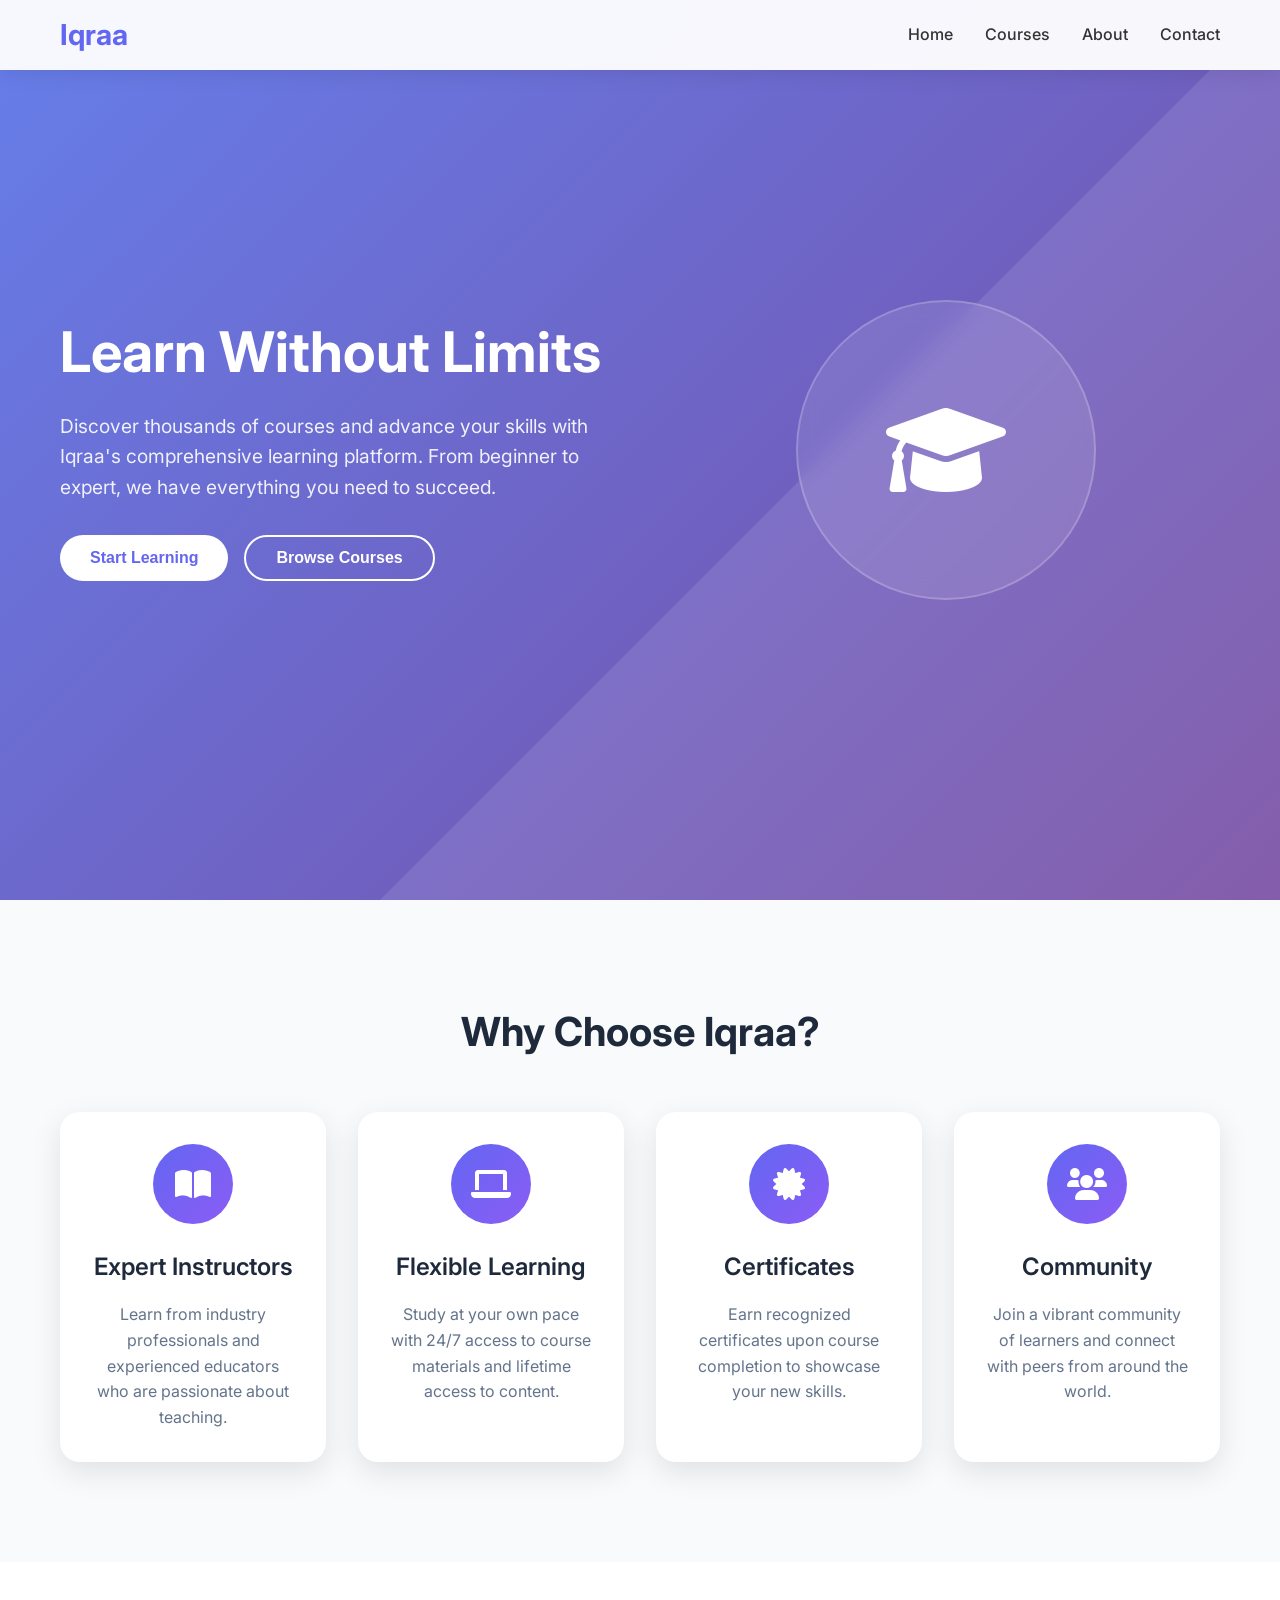
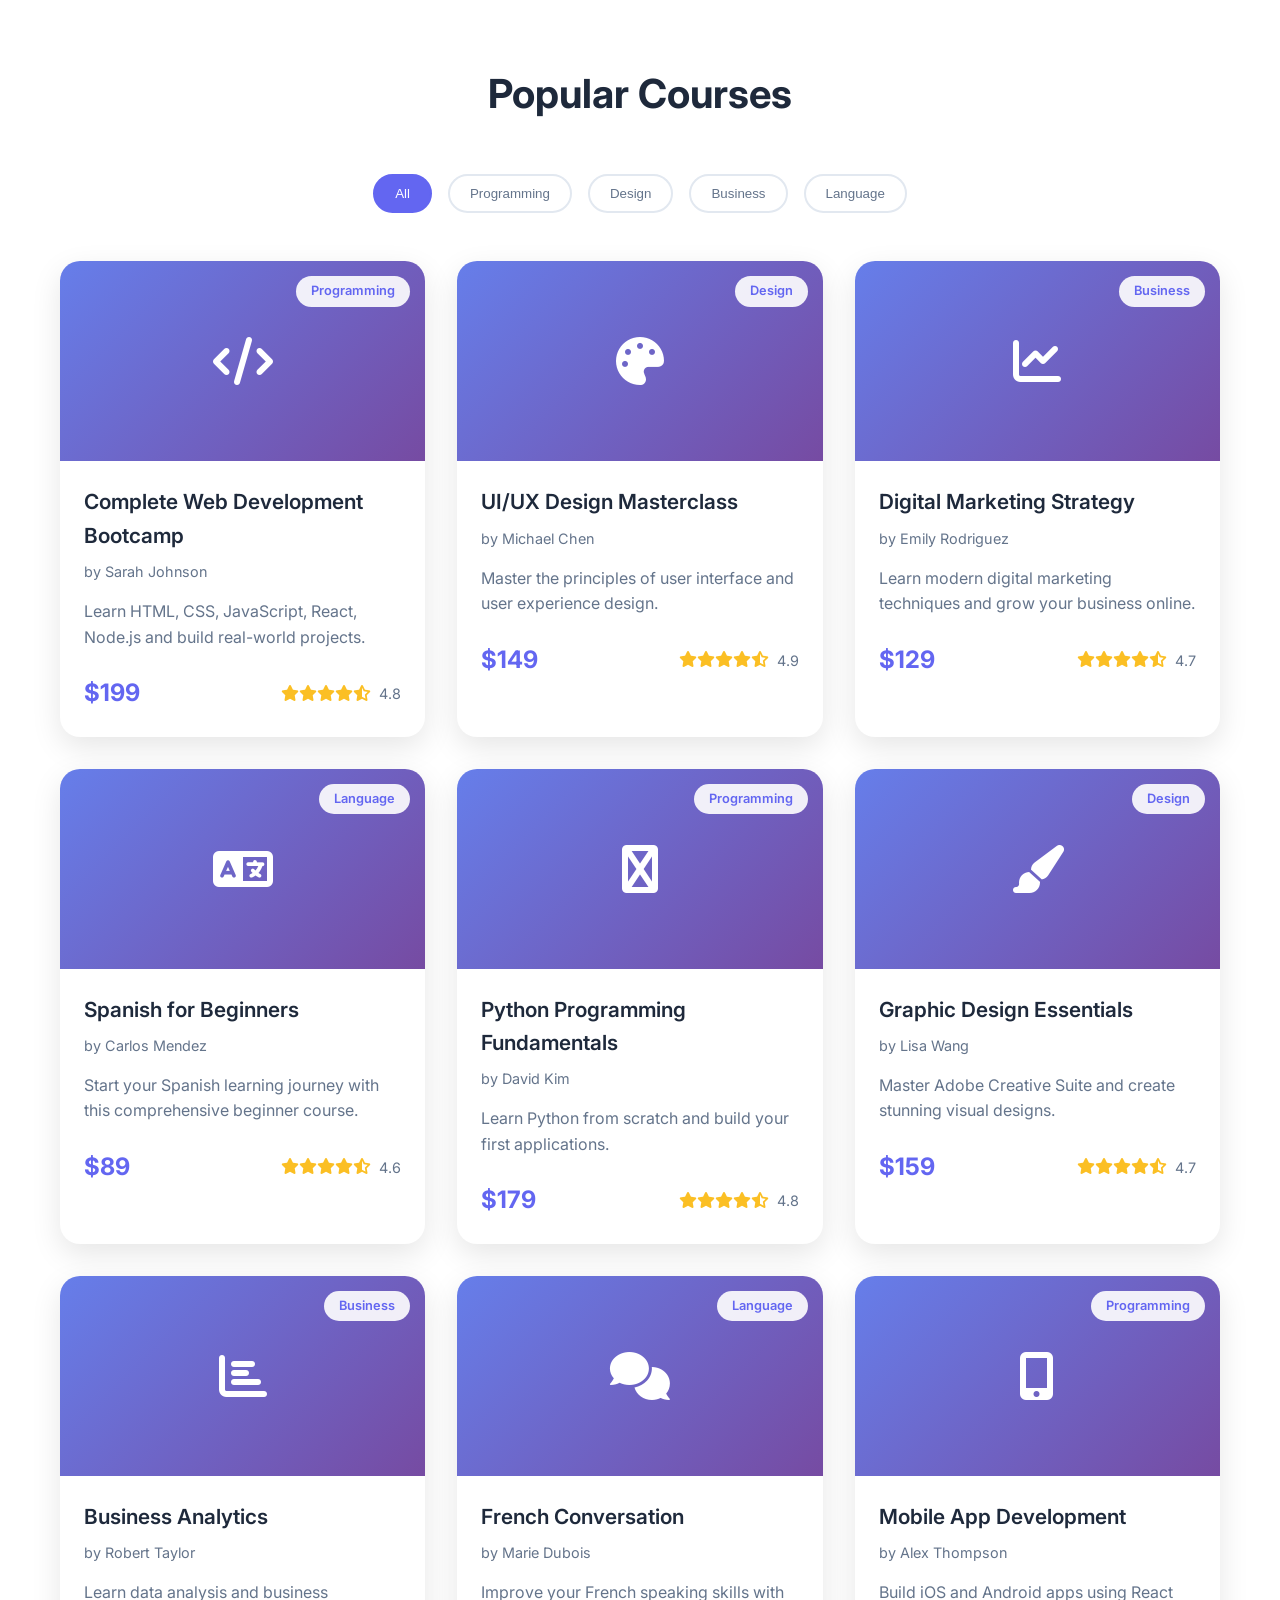
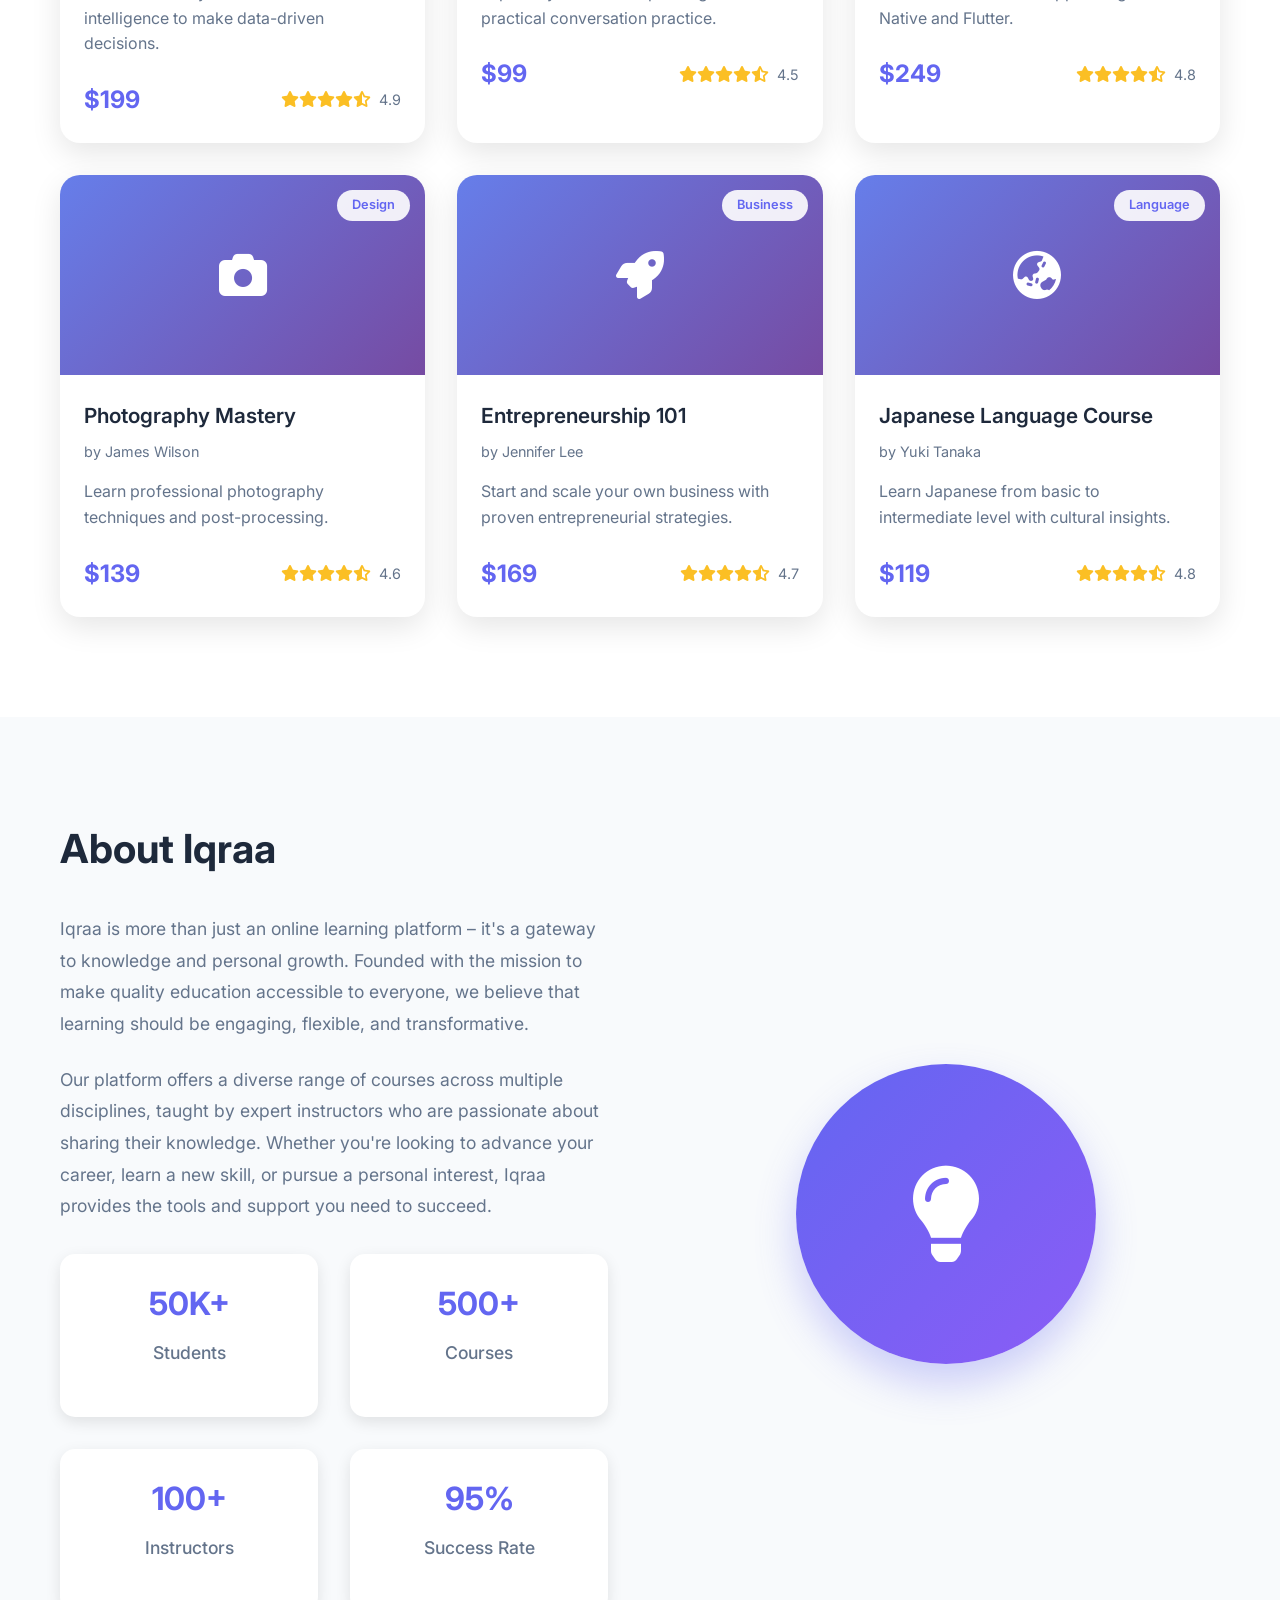
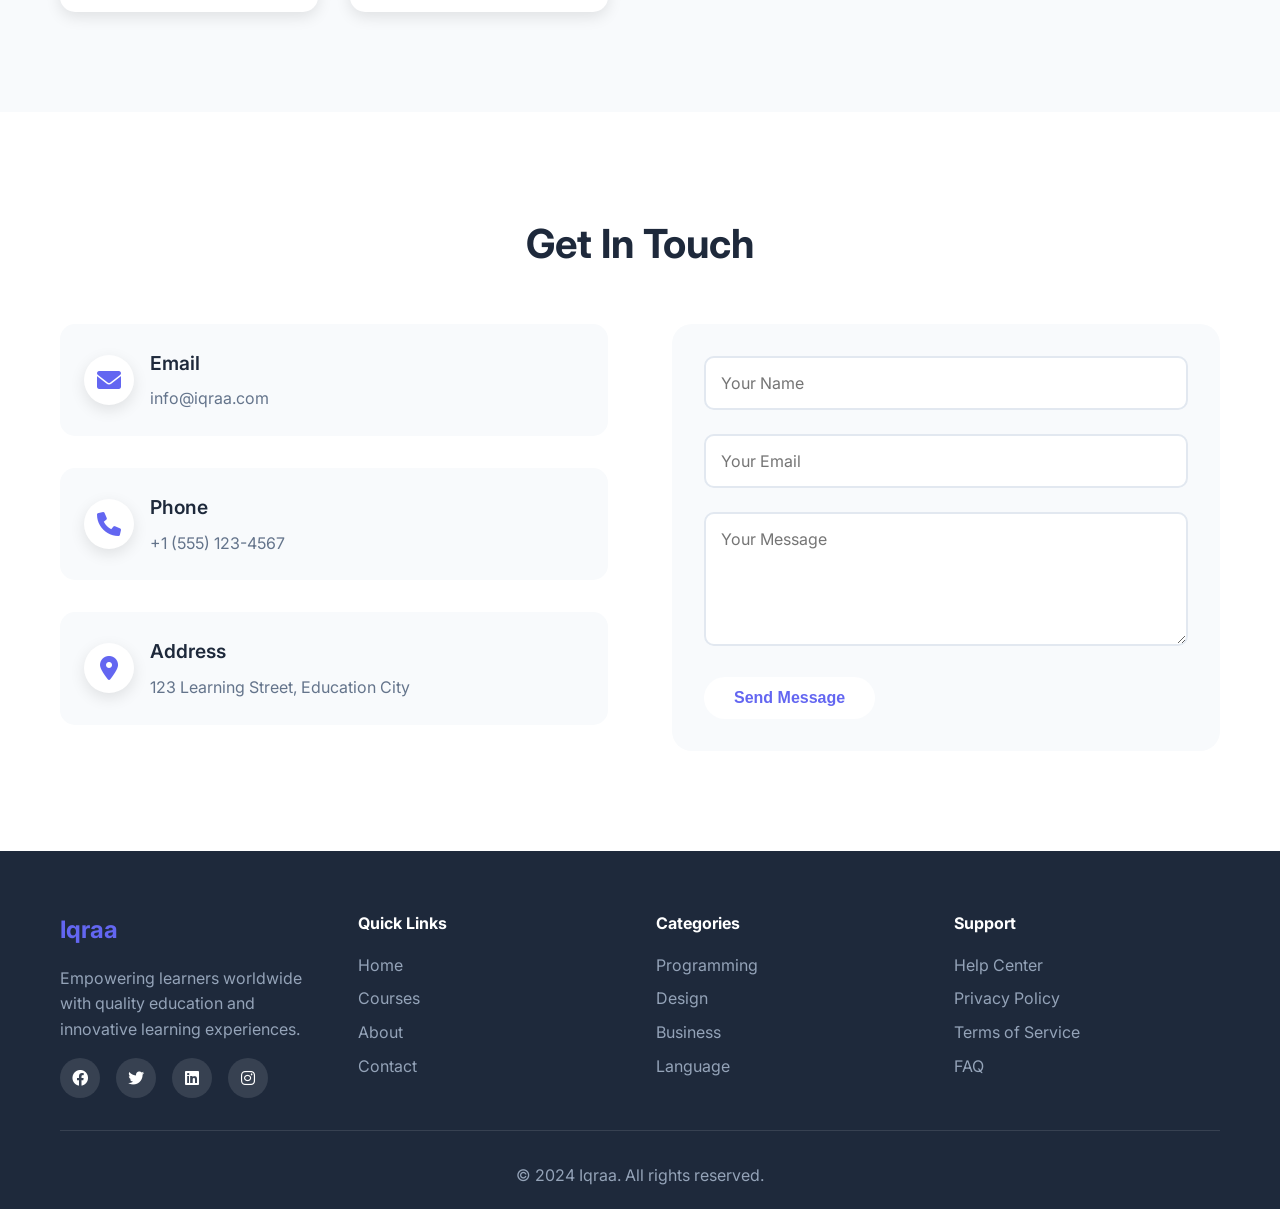
<file: index.html>
<!DOCTYPE html>
<html lang="en">
<head>
    <meta charset="UTF-8">
    <meta name="viewport" content="width=device-width, initial-scale=1.0">
    <title>Iqraa - Online Learning Platform</title>
    <link rel="stylesheet" href="styles.css">
    <link href="https://cdnjs.cloudflare.com/ajax/libs/font-awesome/6.0.0/css/all.min.css" rel="stylesheet">
    <link href="https://fonts.googleapis.com/css2?family=Inter:wght@300;400;500;600;700&display=swap" rel="stylesheet">
</head>
<body>
    <!-- Navigation -->
    <nav class="navbar">
        <div class="nav-container">
            <div class="nav-logo">
                <h2>Iqraa</h2>
            </div>
            <ul class="nav-menu">
                <li class="nav-item">
                    <a href="#home" class="nav-link">Home</a>
                </li>
                <li class="nav-item">
                    <a href="#courses" class="nav-link">Courses</a>
                </li>
                <li class="nav-item">
                    <a href="#about" class="nav-link">About</a>
                </li>
                <li class="nav-item">
                    <a href="#contact" class="nav-link">Contact</a>
                </li>
            </ul>
            <div class="nav-toggle" id="mobile-menu">
                <span class="bar"></span>
                <span class="bar"></span>
                <span class="bar"></span>
            </div>
        </div>
    </nav>

    <!-- Hero Section -->
    <section id="home" class="hero">
        <div class="hero-container">
            <div class="hero-content">
                <h1 class="hero-title">Learn Without Limits</h1>
                <p class="hero-description">
                    Discover thousands of courses and advance your skills with Iqraa's comprehensive learning platform. 
                    From beginner to expert, we have everything you need to succeed.
                </p>
                <div class="hero-buttons">
                    <button class="btn btn-primary">Start Learning</button>
                    <button class="btn btn-secondary">Browse Courses</button>
                </div>
            </div>
            <div class="hero-image">
                <div class="hero-graphic">
                    <i class="fas fa-graduation-cap"></i>
                </div>
            </div>
        </div>
    </section>

    <!-- Features Section -->
    <section class="features">
        <div class="container">
            <h2 class="section-title">Why Choose Iqraa?</h2>
            <div class="features-grid">
                <div class="feature-card">
                    <div class="feature-icon">
                        <i class="fas fa-book-open"></i>
                    </div>
                    <h3>Expert Instructors</h3>
                    <p>Learn from industry professionals and experienced educators who are passionate about teaching.</p>
                </div>
                <div class="feature-card">
                    <div class="feature-icon">
                        <i class="fas fa-laptop"></i>
                    </div>
                    <h3>Flexible Learning</h3>
                    <p>Study at your own pace with 24/7 access to course materials and lifetime access to content.</p>
                </div>
                <div class="feature-card">
                    <div class="feature-icon">
                        <i class="fas fa-certificate"></i>
                    </div>
                    <h3>Certificates</h3>
                    <p>Earn recognized certificates upon course completion to showcase your new skills.</p>
                </div>
                <div class="feature-card">
                    <div class="feature-icon">
                        <i class="fas fa-users"></i>
                    </div>
                    <h3>Community</h3>
                    <p>Join a vibrant community of learners and connect with peers from around the world.</p>
                </div>
            </div>
        </div>
    </section>

    <!-- Courses Section -->
    <section id="courses" class="courses">
        <div class="container">
            <h2 class="section-title">Popular Courses</h2>
            <div class="course-filters">
                <button class="filter-btn active" data-filter="all">All</button>
                <button class="filter-btn" data-filter="programming">Programming</button>
                <button class="filter-btn" data-filter="design">Design</button>
                <button class="filter-btn" data-filter="business">Business</button>
                <button class="filter-btn" data-filter="language">Language</button>
            </div>
            <div class="courses-grid" id="courses-grid">
                <!-- Courses will be dynamically loaded here -->
            </div>
        </div>
    </section>

    <!-- About Section -->
    <section id="about" class="about">
        <div class="container">
            <div class="about-content">
                <div class="about-text">
                    <h2>About Iqraa</h2>
                    <p>
                        Iqraa is more than just an online learning platform – it's a gateway to knowledge and personal growth. 
                        Founded with the mission to make quality education accessible to everyone, we believe that learning 
                        should be engaging, flexible, and transformative.
                    </p>
                    <p>
                        Our platform offers a diverse range of courses across multiple disciplines, taught by expert instructors 
                        who are passionate about sharing their knowledge. Whether you're looking to advance your career, 
                        learn a new skill, or pursue a personal interest, Iqraa provides the tools and support you need to succeed.
                    </p>
                    <div class="stats">
                        <div class="stat">
                            <h3>50K+</h3>
                            <p>Students</p>
                        </div>
                        <div class="stat">
                            <h3>500+</h3>
                            <p>Courses</p>
                        </div>
                        <div class="stat">
                            <h3>100+</h3>
                            <p>Instructors</p>
                        </div>
                        <div class="stat">
                            <h3>95%</h3>
                            <p>Success Rate</p>
                        </div>
                    </div>
                </div>
                <div class="about-image">
                    <div class="about-graphic">
                        <i class="fas fa-lightbulb"></i>
                    </div>
                </div>
            </div>
        </div>
    </section>

    <!-- Contact Section -->
    <section id="contact" class="contact">
        <div class="container">
            <h2 class="section-title">Get In Touch</h2>
            <div class="contact-content">
                <div class="contact-info">
                    <div class="contact-item">
                        <i class="fas fa-envelope"></i>
                        <div>
                            <h3>Email</h3>
                            <p>info@iqraa.com</p>
                        </div>
                    </div>
                    <div class="contact-item">
                        <i class="fas fa-phone"></i>
                        <div>
                            <h3>Phone</h3>
                            <p>+1 (555) 123-4567</p>
                        </div>
                    </div>
                    <div class="contact-item">
                        <i class="fas fa-map-marker-alt"></i>
                        <div>
                            <h3>Address</h3>
                            <p>123 Learning Street, Education City</p>
                        </div>
                    </div>
                </div>
                <form class="contact-form">
                    <div class="form-group">
                        <input type="text" id="name" name="name" placeholder="Your Name" required>
                    </div>
                    <div class="form-group">
                        <input type="email" id="email" name="email" placeholder="Your Email" required>
                    </div>
                    <div class="form-group">
                        <textarea id="message" name="message" placeholder="Your Message" rows="5" required></textarea>
                    </div>
                    <button type="submit" class="btn btn-primary">Send Message</button>
                </form>
            </div>
        </div>
    </section>

    <!-- Footer -->
    <footer class="footer">
        <div class="container">
            <div class="footer-content">
                <div class="footer-section">
                    <h3>Iqraa</h3>
                    <p>Empowering learners worldwide with quality education and innovative learning experiences.</p>
                    <div class="social-links">
                        <a href="#"><i class="fab fa-facebook"></i></a>
                        <a href="#"><i class="fab fa-twitter"></i></a>
                        <a href="#"><i class="fab fa-linkedin"></i></a>
                        <a href="#"><i class="fab fa-instagram"></i></a>
                    </div>
                </div>
                <div class="footer-section">
                    <h4>Quick Links</h4>
                    <ul>
                        <li><a href="#home">Home</a></li>
                        <li><a href="#courses">Courses</a></li>
                        <li><a href="#about">About</a></li>
                        <li><a href="#contact">Contact</a></li>
                    </ul>
                </div>
                <div class="footer-section">
                    <h4>Categories</h4>
                    <ul>
                        <li><a href="#">Programming</a></li>
                        <li><a href="#">Design</a></li>
                        <li><a href="#">Business</a></li>
                        <li><a href="#">Language</a></li>
                    </ul>
                </div>
                <div class="footer-section">
                    <h4>Support</h4>
                    <ul>
                        <li><a href="#">Help Center</a></li>
                        <li><a href="#">Privacy Policy</a></li>
                        <li><a href="#">Terms of Service</a></li>
                        <li><a href="#">FAQ</a></li>
                    </ul>
                </div>
            </div>
            <div class="footer-bottom">
                <p>&copy; 2024 Iqraa. All rights reserved.</p>
            </div>
        </div>
    </footer>

    <script src="script.js"></script>
</body>
</html>
</file>
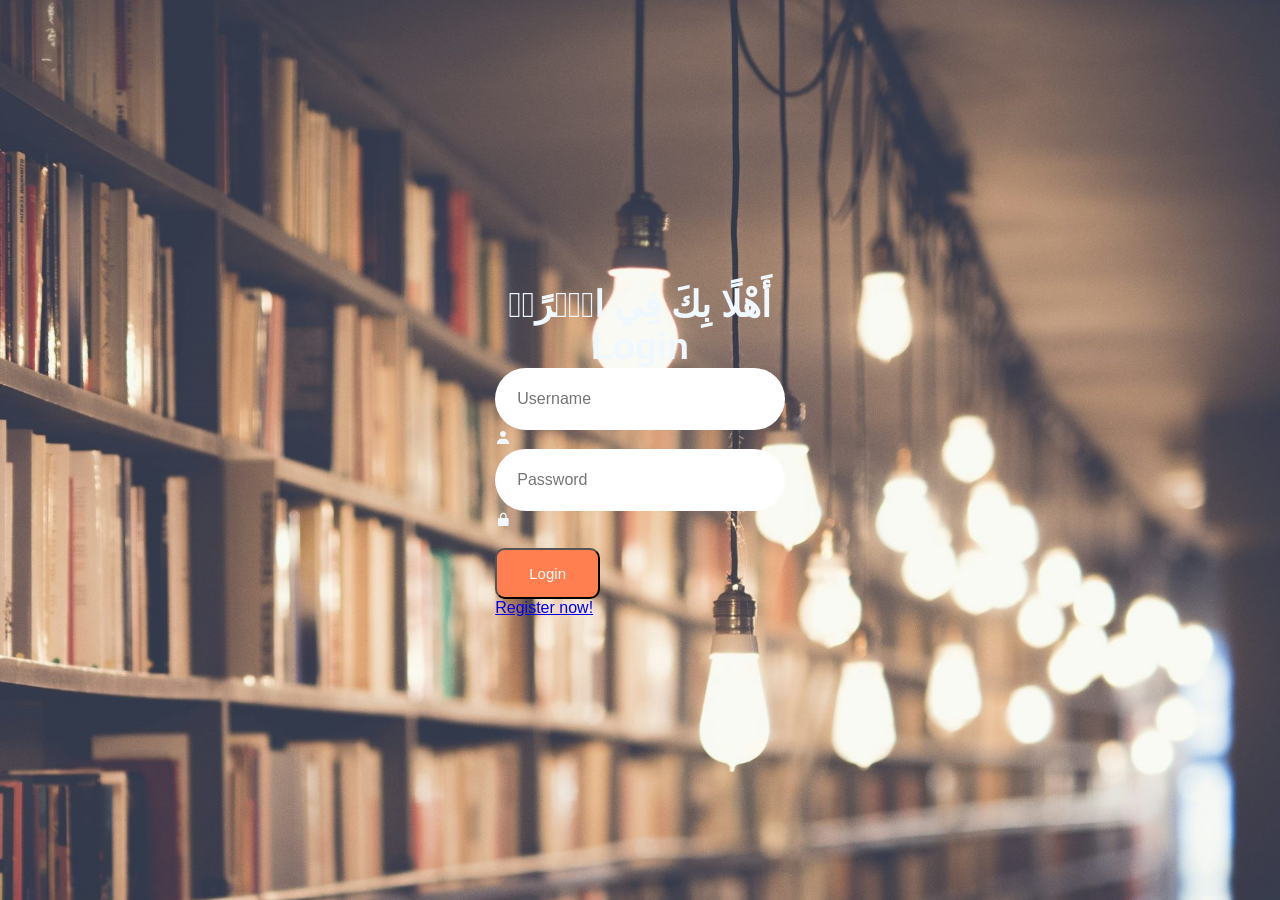
<file: library_manegment_system/library/login.html>
<!DOCTYPE html>
<html lang="en">

<head>
    <title>IQRAA-library</title>
    <link rel="stylesheet" href="login.css">
    <link href='https://unpkg.com/boxicons@2.1.4/css/boxicons.min.css' rel='stylesheet'>
</head>

<body>
    <div class="wrapper">
        <form action="login.php" method="POST">
            <h1>
                <div class="iqraa">
                    <h1>أَهْلًا بِكَ فِي اقِۡرًاۡ</h1>
                </div>
                Login
            </h1>
                <div style="color: red;"?= htmlspecialchars($error) ?></div>
            <div class="inout-box">
                <input type="text" name="username" placeholder="Username" required>
                <i class='bx bxs-user'></i>
            </div>
            <div class="inout-box">
                <input type="password" name="password" placeholder="Password" required>
                <i class='bx bxs-lock-alt'></i>
            </div>
            <br>
            <button class="btn" type="submit">Login</button>
            <div class="regestir-link">
                <a href="sign_in.html">Register now!</a>
            </div>
        </form>
    </div>
</body>

</html>
</file>
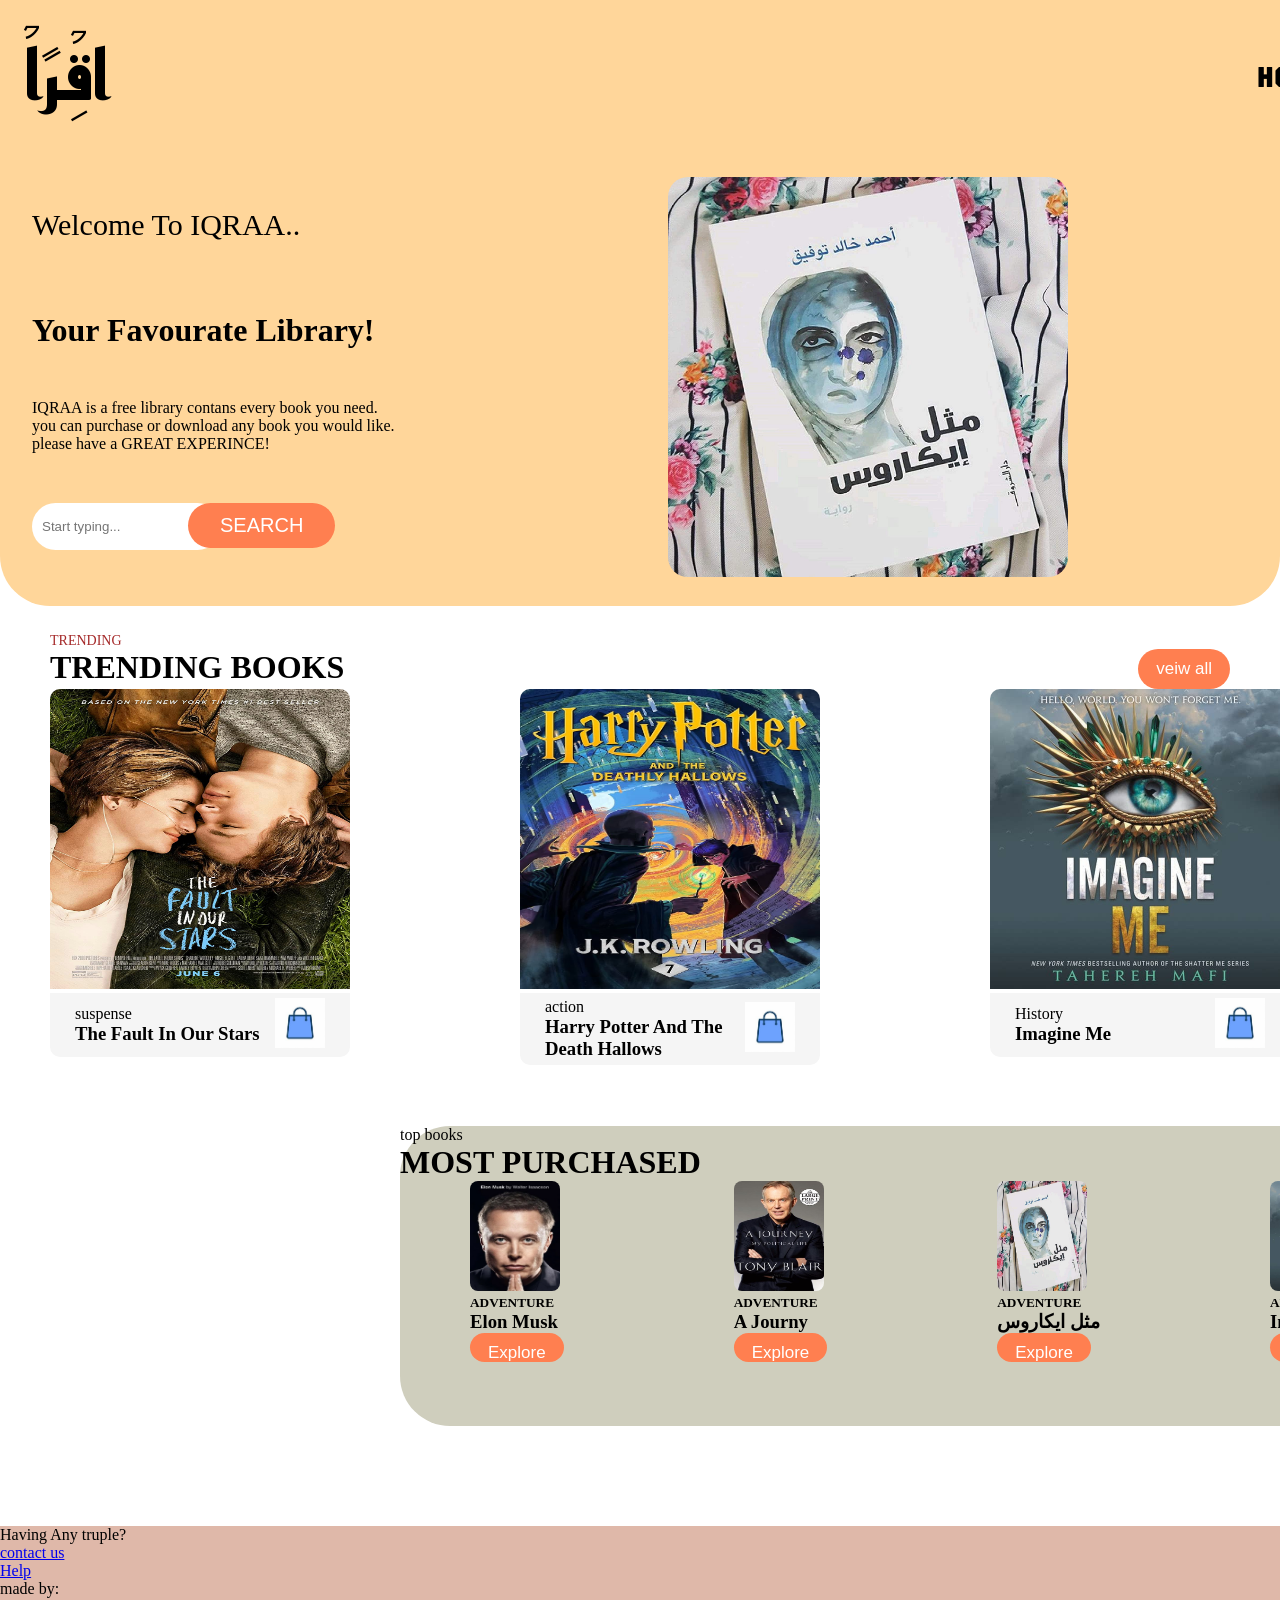
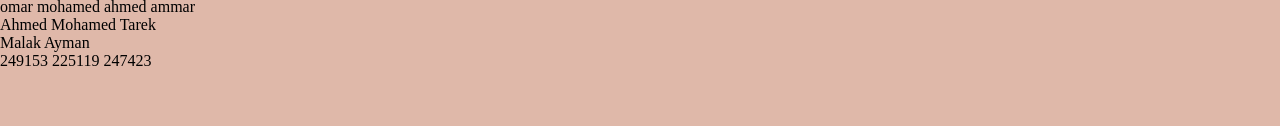
<file: library_manegment_system/library/main.html>
<!DOCTYPE html>
<html lang="en">

<head>
    <link rel="preconnect" href="https://fonts.googleapis.com">
    <link rel="preconnect" href="https://fonts.gstatic.com" crossorigin>
    <link
        href="https://fonts.googleapis.com/css2?family=Jaro:opsz@6..72&family=Lora:ital,wght@0,400..700;1,400..700&display=swap"
        rel="stylesheet">

    <link rel="preconnect" href="https://fonts.googleapis.com">
    <link rel="preconnect" href="https://fonts.gstatic.com" crossorigin>
    <link
        href="https://fonts.googleapis.com/css2?family=Jaro:opsz@6..72&family=Lora:ital,wght@0,400..700;1,400..700&family=Reem+Kufi:wght@400..700&display=swap"
        rel="stylesheet">
    <link rel="stylesheet" href="main.css">

    <link href='https://unpkg.com/boxicons@2.1.4/css/boxicons.min.css' rel='stylesheet'>

    <title>IQRAA-Main</title>
</head>

<body>
    <script>
      function myfunction()
      {
        location.replace("file:///D:/omar/MSA/2nd%20year/web/library/Project%20Shop%20Page.html")
      }
      function myfunction2()
      {
        location.replace("file:///D:/omar/MSA/2nd%20year/web/library/main.html")
      }
      function myfunction3()
      {
        location.replace("file:///D:/omar/MSA/2nd%20year/web/library/login.html")
      }
      function myfunction4()
      {
        location.replace("file:///D:/omar/MSA/2nd%20year/web/library/sign_in.html")
      }
      
    function searchBooks() {
        const input = document.querySelector(".landing-page-search input").value.toLowerCase();
        const cards = document.querySelectorAll(".card, .card2"); // Select all book cards

        cards.forEach(card => {
            const title = card.querySelector("h3").innerText.toLowerCase();
            const genre = card.querySelector("p, h5").innerText.toLowerCase();

            if (title.includes(input) || genre.includes(input)) {
                card.style.display = "block"; // Show matching cards
            } else {
                card.style.display = "none"; // Hide non-matching cards
            }
        });
    }
</script>

    </script>
    <!-- header -->
    <div class="main">
        <div class="iqraa">
            <h1>اقِۡرًاۡ</h1>
        </div>
        <div class="right">
            <button class="bttn"  button onclick="myfunction4()">SIGN UP</button>

        </div>
        <div class="link">
            <a href="#" button onclick="myfunction2()">HOME</a>
            <a href="#" class="shopp" button onclick="myfunction()">SHOP</a>
            <a href="#" class="loginn" button onclick="myfunction3()">LOGIN</a>
        </div>
    </div>
    <!-- /header -->


    <!--landing page-->
    <div class="landing-page">
        <div>
            <span class="welcome">
                Welcome To IQRAA..
            </span>
            <div class="hook">
                <h1>
                    Your Favourate Library!
                </h1>
            </div>

            <p class="PP">
                IQRAA is a free library contans every book you need.<br>
                you can purchase or download any book you would like.<br>
                please have a GREAT EXPERINCE!
            </p>
            <div class="landing-page-search">
                <input placeholder="Start typing..." onkeyup="searchBooks()" />
                <button class="bttn" onclick="searchBooks()">SEARCH</button>
            </div>
            
        </div>
        <div>
            <img src="ahmed khaled t.jpg" class="image">
        </div>
    </div>
    <!--/landing page-->


    <!--trending books-->
    <div class="trending-header">
        <span>
            TRENDING
        </span>
        <div class="trending">

            <h1>
                TRENDING BOOKS
            </h1>
            <button class="bttn">
                veiw all
            </button>

        </div>
        <div class="trending-crads">
            <div class="card">
                <img src="one.jpg" class="image1" />
                <div class="card-info">
                    <div class="card-name">
                        <p>
                            suspense
                        </p>

                        <h3>
                            The Fault In Our Stars
                        </h3>
                    </div>
                    <a>
                        <img src="images.jpeg" />
                    </a>
                </div>

            </div>

            <div class="card">
                <img src="two.jpg" class="image1" />
                <div class="card-info">
                    <div class="card-name">
                        <p>
                            action
                        </p>

                        <h3>
                            Harry Potter And The Death Hallows
                        </h3>
                    </div>
                    <a>
                        <img src="images.jpeg" />
                    </a>
                </div>

            </div>

            <div class="card">
                <img src="three.jpg" class="image1" />
                <div class="card-info">
                    <div class="card-name">
                        <p>
                            History
                        </p>

                        <h3>
                            Imagine Me
                        </h3>
                    </div>
                    <a>
                        <img src="images.jpeg" />
                    </a>
                </div>

            </div>

            <div class="card">
                <img src="four.jpg" class="image1" />
                <div class="card-info">
                    <div class="card-name">
                        <p>
                            action
                        </p>

                        <h3>
                            H.O.T.D A Game Of Thrones
                        </h3>
                    </div>
                    <a>
                        <img src="images.jpeg" />
                    </a>
                </div>

            </div>
        </div>
    </div>


    <br>
    <br>


    <div class="big">
        <div class="big-big">
            <span>
                top books
            </span>
            <div class="trending">

                <h1>
                    MOST PURCHASED
                </h1>
                <button class="bttn">
                    veiw all
                </button>


            </div>
        </div>
        <div class="big-cards">
            <div class="card2">
                <div>
                    <img src="elon musk.jpeg.jpg" class="image11">
                </div>
                <h5>
                    ADVENTURE
                </h5>
                <h3>
                    Elon Musk
                </h3>
                <button class="bttn">
                    Explore
                </button>
            </div>


            <div class="card2">
                <div>
                    <img src="a journey.jpg" class="image11">
                </div>
                <h5>
                    ADVENTURE
                </h5>
                <h3>
                    A Journy
                </h3>
                <button class="bttn">
                    Explore
                </button>
            </div>


            <div class="card2">
                <div>
                    <img src="ahmed khaled t.jpg" class="image11">
                </div>
                <h5>
                    ADVENTURE
                </h5>
                <h3>
                    مثل ايكاروس
                </h3>
                <button class="bttn">
                    Explore
                </button>
            </div>


            <div class="card2">
                <div>
                    <img src="three.jpg" class="image11">
                </div>
                <h5>
                    ADVENTURE
                </h5>
                <h3>
                    Imagine Me
                </h3>
                <button class="bttn">
                    Explore
                </button>
            </div>
        </div>
    </div>

    <div class="space">

    </div>



    <div class="last">
        <div class="bord">
            <div class="aaaa">
                <a>
                    Having Any truple?
                </a>
                <a href="#">
                    contact us
                </a>

                <a href="#">
                    Help
                </a>
               
            </div>
            made by:
            <div class="names">
                omar mohamed ahmed ammar
                <br>
                Ahmed Mohamed Tarek
                <br>
                Malak Ayman
            </div>
            <div class="id">
                249153
                225119
                247423

            </div>

        </div>

    </div>

</body>

</html>
</file>
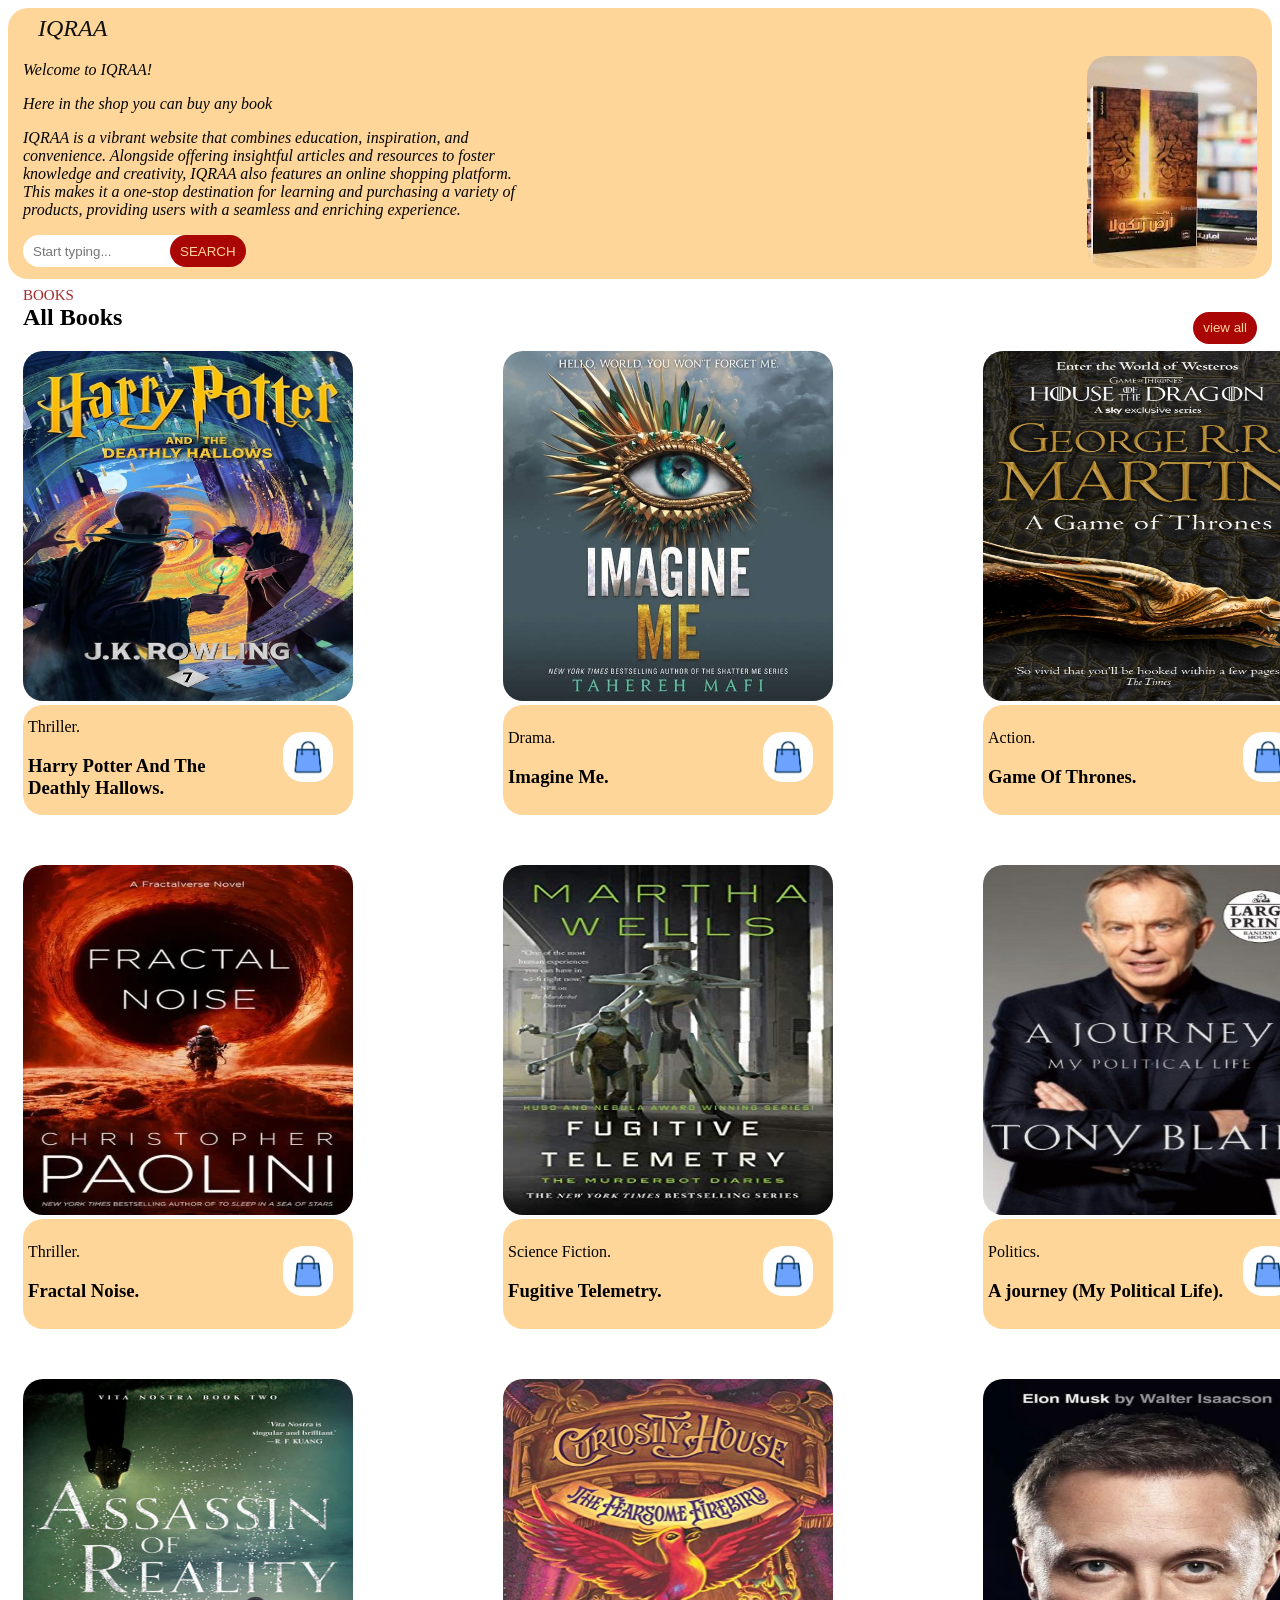
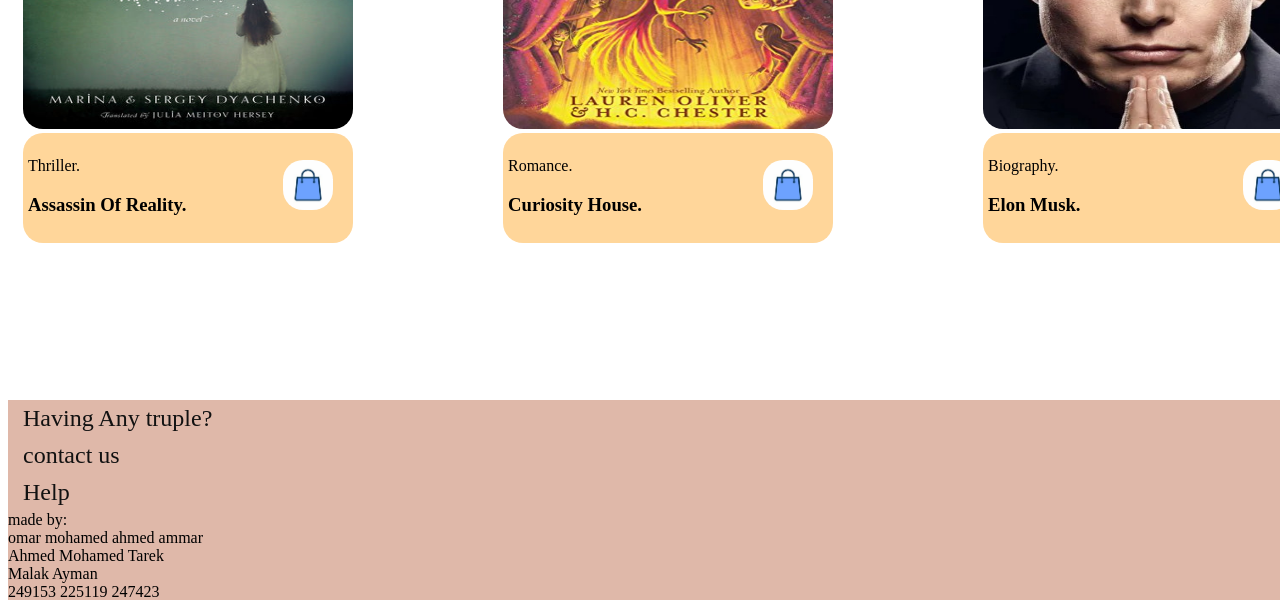
<file: library_manegment_system/library/Project Shop Page.html>
<!DOCTYPE html>

<head>
    <title>IQRAA Shop </title>
    <link rel="stylesheet" href="ProjectShopPage.css">
</head>

<body>
    <script>
        function myfunction2()
        {
          location.replace("file:///D:/omar/MSA/2nd%20year/web/library/main.html")
        }
      </script>
      <script>
        function searchBooks() {
            const input = document.getElementById("searchInput").value.toLowerCase();
            const books = document.querySelectorAll(".shopbooks .book");
    
            books.forEach(book => {
                const title = book.querySelector(".Name h3").innerText.toLowerCase();
                const genre = book.querySelector(".Name p").innerText.toLowerCase();
    
                if (title.includes(input) || genre.includes(input)) {
                    book.style.display = "block"; // Show matching books
                } else {
                    book.style.display = "none"; // Hide non-matching books
                }
            });
        }
    </script>
    
    
    <div class="head">
        <a class="btn"   button onclick="myfunction2()">IQRAA</a>
    </div>
    <div class="h2">
        <div class="left">
            <span>Welcome to IQRAA! </span>
            <p>Here in the shop you can buy any book</p>
            <p>IQRAA is a vibrant website that combines education, inspiration, and convenience.
                Alongside offering insightful articles and resources to foster knowledge and creativity,
                IQRAA also features an online shopping platform.
                This makes it a one-stop destination for learning and purchasing
                a variety of products, providing users with a seamless and enriching experience.
            </p>
            <div class="search">
                <input id="searchInput" placeholder="Start typing..." onkeyup="searchBooks()" />
                <button class="btn" onclick="searchBooks()">SEARCH</button>
            </div>            
        </div>
        <div class="pic">
            <img src="image.jpg">
        </div>
    </div>
    <div class="books">
        <span>Books</span>
        <div class="btnheader">
            <h2>All Books</h1>
                <button class="btn">view all</button>
        </div>
        <div class="shopbooks">
            <div class="book">
                <img src="two.jpg">
                <div class="info">
                    <div class="Name">
                        <p>Thriller.</p>
                        <h3>Harry Potter And The Deathly Hallows.</h3>
                    </div>
                    <a>
                        <img src="images.jpeg">
                    </a>
                </div>
            </div>
            <div class="book">
                <img src="three.jpg">
                <div class="info">
                    <div class="Name">
                        <p>Drama.</p>
                        <h3>Imagine Me.</h3>
                    </div>
                    <a>
                        <img src="images.jpeg">
                    </a>
                </div>
            </div>
            <div class="book">
                <img src="four.jpg">
                <div class="info">
                    <div class="Name">
                        <p>Action.</p>
                        <h3>Game Of Thrones.</h3>
                    </div>
                    <a>
                        <img src="images.jpeg">
                    </a>
                </div>
            </div>
            <div class="book">
                <img src="one.jpg">
                <div class="info">
                    <div class="Name">
                        <p>Romance.</p>
                        <h3>The Fault In Our Stars.</h3>
                    </div>
                    <a>
                        <img src="images.jpeg">
                    </a>
                </div>
            </div>
        </div>
        <div class="shopbooks">
            <div class="book">
                <img src="fractal_noise.jpeg">
                <div class="info">
                    <div class="Name">
                        <p>Thriller.</p>
                        <h3>Fractal Noise.</h3>
                    </div>
                    <a>
                        <img src="images.jpeg">
                    </a>
                </div>
            </div>
            <div class="book">
                <img src="fugitive_telemetry.jpg">
                <div class="info">
                    <div class="Name">
                        <p>Science Fiction.</p>
                        <h3>Fugitive Telemetry.</h3>
                    </div>
                    <a>
                        <img src="images.jpeg">
                    </a>
                </div>
            </div>
            <div class="book">
                <img src="a journey.jpg">
                <div class="info">
                    <div class="Name">
                        <p>Politics.</p>
                        <h3>A journey (My Political Life).</h3>
                    </div>
                    <a>
                        <img src="images.jpeg">
                    </a>
                </div>
            </div>
            <div class="book">
                <img src="ashes_of_man.jpeg">
                <div class="info">
                    <div class="Name">
                        <p>Drama.</p>
                        <h3>Ashes Of Man.</h3>
                    </div>
                    <a>
                        <img src="images.jpeg">
                    </a>
                </div>
            </div>
        </div>
        <div class="shopbooks">
            <div class="book">
                <img src="assassin_of_reality.jpg">
                <div class="info">
                    <div class="Name">
                        <p>Thriller.</p>
                        <h3>Assassin Of Reality.</h3>
                    </div>
                    <a>
                        <img src="images.jpeg">
                    </a>
                </div>
            </div>
            <div class="book">
                <img src="curiosity_house.jpg">
                <div class="info">
                    <div class="Name">
                        <p>Romance.</p>
                        <h3>Curiosity House.</h3>
                    </div>
                    <a>
                        <img src="images.jpeg">
                    </a>
                </div>
            </div>
            <div class="book">
                <img src="elon musk.jpeg.jpg">
                <div class="info">
                    <div class="Name">
                        <p>Biography.</p>
                        <h3>Elon Musk.</h3>
                    </div>
                    <a>
                        <img src="images.jpeg">
                    </a>
                </div>
            </div>
            <div class="book">
                <img src="the_remedy.jpg">
                <div class="info">
                    <div class="Name">
                        <p>Drama.</p>
                        <h3>The Remedy.</h3>
                    </div>
                    <a>
                        <img src="images.jpeg">
                    </a>
                </div>
            </div>
        </div>
    </div>
    
    <div class="space">

    </div>



    <div class="last">
        <div class="bord">
            <div class="aaaa">
                <a>
                    Having Any truple?
                </a>
                <a href="#">
                    contact us
                </a>

                <a href="#">
                    Help
                </a>
               
            </div>
            made by:
            <div class="names">
                omar mohamed ahmed ammar
                <br>
                Ahmed Mohamed Tarek
                <br>
                Malak Ayman
            </div>
            <div class="id">
                249153
                225119
                247423

            </div>

        </div>

    </div>
</body>
</file>
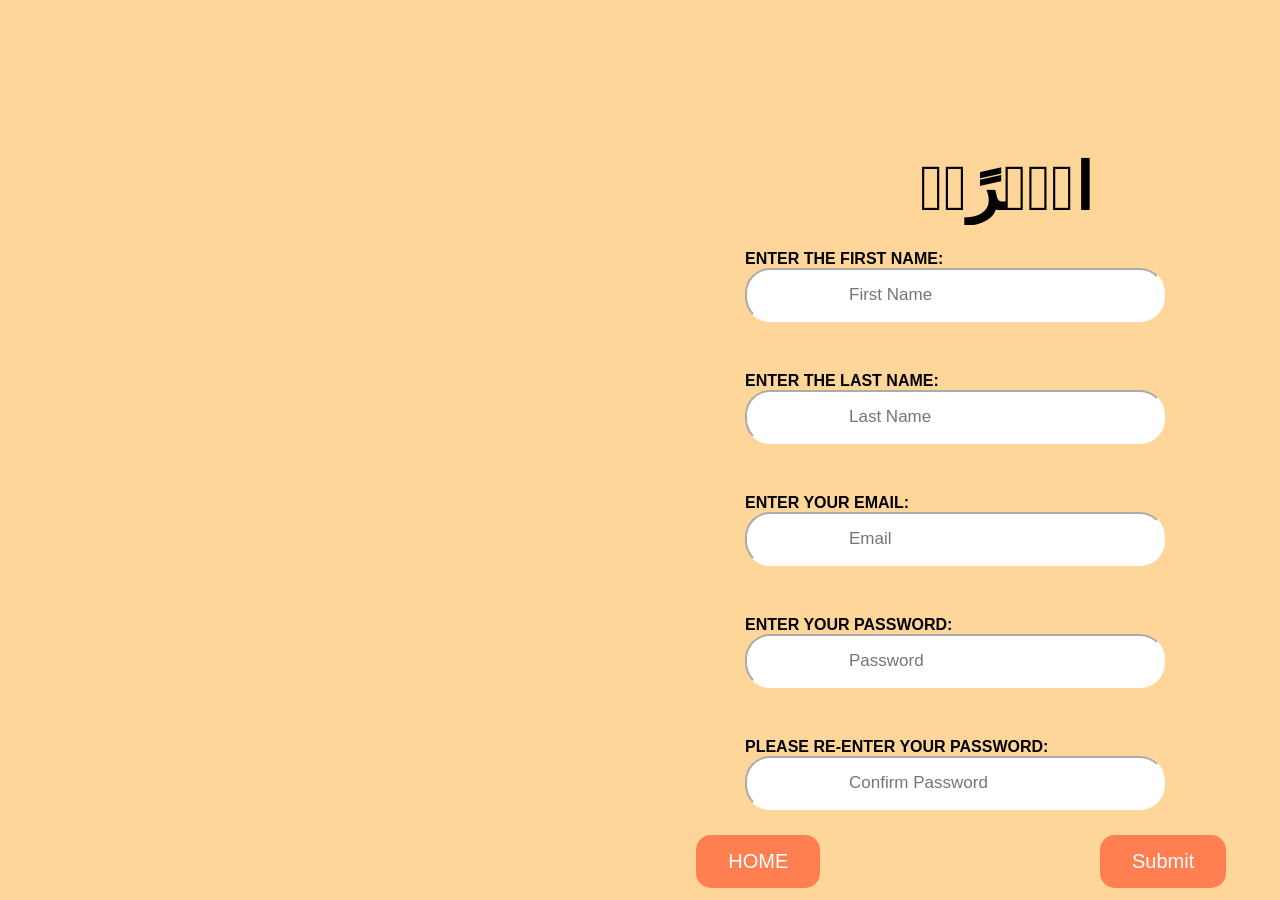
<file: library_manegment_system/library/sign_in.html>
<!DOCTYPE html>
<html lang="en">

<head>
    <title>SIGN UP</title>
    <link rel="stylesheet" href="sign_in.css">
</head>

<body>
    <script>
        function validateInputs() {
            // Input field values
            const firstName = document.getElementById("firstName").value.trim();
            const lastName = document.getElementById("lastName").value.trim();
            const email = document.getElementById("email").value.trim();
            const password = document.getElementById("password").value;
            const confirmPassword = document.getElementById("confirmPassword").value;
            const submitButton = document.getElementById("submitButton");

            // Regular expression for validating email format
            const emailRegex = /^[^\s@]+@[^\s@]+\.[^\s@]+$/;

            // Validation logic
            const isFormValid =
                firstName &&
                lastName &&
                emailRegex.test(email) &&
                password.length >= 6 &&
                password === confirmPassword;

            // Enable or disable the Submit button
            submitButton.disabled = !isFormValid;
        }

        function validateForm() {
            alert("Form submitted successfully!");
            return true; // Allow form submission
        }

        function goToHome() {
            location.replace("file:///D:/omar/MSA/2nd%20year/web/library/main.html");
        }
    </script>

    <div class="inbut">
        <h1>اقِۡرًاۡ</h1>
        <form onsubmit="return validateForm()">
            <div class="inout-box">
                <h4>ENTER THE FIRST NAME:</h4>
                <input type="text" id="firstName" placeholder="First Name" required class="bar" oninput="validateInputs()">
            </div>
            <div class="inout-box">
                <h4>ENTER THE LAST NAME:</h4>
                <input type="text" id="lastName" placeholder="Last Name" required class="bar" oninput="validateInputs()">
            </div>
            <div class="inout-box">
                <h4>ENTER YOUR EMAIL:</h4>
                <input type="text" id="email" placeholder="Email" required class="bar" oninput="validateInputs()">
            </div>
            <div class="inout-box">
                <h4>ENTER YOUR PASSWORD:</h4>
                <input type="password" id="password" placeholder="Password" required class="bar" oninput="validateInputs()">
            </div>
            <div class="inout-box">
                <h4>PLEASE RE-ENTER YOUR PASSWORD:</h4>
                <input type="password" id="confirmPassword" placeholder="Confirm Password" required class="bar" oninput="validateInputs()">
            </div>
            <div class="rrr">
                <div class="btn">
                    <!-- Button initially disabled -->
                    <button type="submit" id="submitButton" disabled>Submit</button>
                </div>
                <div class="btn bttnn">
                    <button type="button" onclick="goToHome()">HOME</button>
                </div>
            </div>
        </form>
    </div>
</body>

</html>
</file>
<file: styles.css>
/* Reset and Base Styles */
* {
    margin: 0;
    padding: 0;
    box-sizing: border-box;
}

body {
    font-family: 'Inter', sans-serif;
    line-height: 1.6;
    color: #333;
    overflow-x: hidden;
}

.container {
    max-width: 1200px;
    margin: 0 auto;
    padding: 0 20px;
}

/* Navigation */
.navbar {
    position: fixed;
    top: 0;
    width: 100%;
    background: rgba(255, 255, 255, 0.95);
    backdrop-filter: blur(10px);
    z-index: 1000;
    transition: all 0.3s ease;
    box-shadow: 0 2px 20px rgba(0, 0, 0, 0.1);
}

.nav-container {
    max-width: 1200px;
    margin: 0 auto;
    padding: 0 20px;
    display: flex;
    justify-content: space-between;
    align-items: center;
    height: 70px;
}

.nav-logo h2 {
    color: #6366f1;
    font-weight: 700;
    font-size: 1.8rem;
}

.nav-menu {
    display: flex;
    list-style: none;
    gap: 2rem;
}

.nav-link {
    text-decoration: none;
    color: #333;
    font-weight: 500;
    transition: color 0.3s ease;
    position: relative;
}

.nav-link:hover {
    color: #6366f1;
}

.nav-link::after {
    content: '';
    position: absolute;
    width: 0;
    height: 2px;
    bottom: -5px;
    left: 0;
    background-color: #6366f1;
    transition: width 0.3s ease;
}

.nav-link:hover::after {
    width: 100%;
}

.nav-toggle {
    display: none;
    flex-direction: column;
    cursor: pointer;
}

.bar {
    width: 25px;
    height: 3px;
    background-color: #333;
    margin: 3px 0;
    transition: 0.3s;
}

/* Hero Section */
.hero {
    background: linear-gradient(135deg, #667eea 0%, #764ba2 100%);
    min-height: 100vh;
    display: flex;
    align-items: center;
    color: white;
    position: relative;
    overflow: hidden;
}

.hero::before {
    content: '';
    position: absolute;
    top: 0;
    left: 0;
    right: 0;
    bottom: 0;
    background: url('data:image/svg+xml,<svg xmlns="http://www.w3.org/2000/svg" viewBox="0 0 1000 1000"><polygon fill="rgba(255,255,255,0.1)" points="0,1000 1000,0 1000,1000"/></svg>');
    background-size: cover;
}

.hero-container {
    max-width: 1200px;
    margin: 0 auto;
    padding: 0 20px;
    display: grid;
    grid-template-columns: 1fr 1fr;
    gap: 4rem;
    align-items: center;
    position: relative;
    z-index: 1;
}

.hero-title {
    font-size: 3.5rem;
    font-weight: 700;
    margin-bottom: 1.5rem;
    line-height: 1.2;
}

.hero-description {
    font-size: 1.2rem;
    margin-bottom: 2rem;
    opacity: 0.9;
    line-height: 1.6;
}

.hero-buttons {
    display: flex;
    gap: 1rem;
    flex-wrap: wrap;
}

.btn {
    padding: 12px 30px;
    border: none;
    border-radius: 50px;
    font-weight: 600;
    text-decoration: none;
    display: inline-block;
    transition: all 0.3s ease;
    cursor: pointer;
    font-size: 1rem;
}

.btn-primary {
    background: #fff;
    color: #6366f1;
}

.btn-primary:hover {
    background: #f8fafc;
    transform: translateY(-2px);
    box-shadow: 0 10px 25px rgba(0, 0, 0, 0.2);
}

.btn-secondary {
    background: transparent;
    color: #fff;
    border: 2px solid #fff;
}

.btn-secondary:hover {
    background: #fff;
    color: #6366f1;
    transform: translateY(-2px);
}

.hero-image {
    display: flex;
    justify-content: center;
    align-items: center;
}

.hero-graphic {
    width: 300px;
    height: 300px;
    background: rgba(255, 255, 255, 0.1);
    border-radius: 50%;
    display: flex;
    align-items: center;
    justify-content: center;
    backdrop-filter: blur(10px);
    border: 2px solid rgba(255, 255, 255, 0.2);
}

.hero-graphic i {
    font-size: 6rem;
    color: #fff;
}

/* Features Section */
.features {
    padding: 100px 0;
    background: #f8fafc;
}

.section-title {
    text-align: center;
    font-size: 2.5rem;
    font-weight: 700;
    margin-bottom: 3rem;
    color: #1e293b;
}

.features-grid {
    display: grid;
    grid-template-columns: repeat(auto-fit, minmax(250px, 1fr));
    gap: 2rem;
    margin-top: 3rem;
}

.feature-card {
    background: #fff;
    padding: 2rem;
    border-radius: 20px;
    text-align: center;
    box-shadow: 0 10px 30px rgba(0, 0, 0, 0.1);
    transition: transform 0.3s ease, box-shadow 0.3s ease;
}

.feature-card:hover {
    transform: translateY(-10px);
    box-shadow: 0 20px 40px rgba(0, 0, 0, 0.15);
}

.feature-icon {
    width: 80px;
    height: 80px;
    background: linear-gradient(135deg, #6366f1, #8b5cf6);
    border-radius: 50%;
    display: flex;
    align-items: center;
    justify-content: center;
    margin: 0 auto 1.5rem;
}

.feature-icon i {
    font-size: 2rem;
    color: #fff;
}

.feature-card h3 {
    font-size: 1.5rem;
    font-weight: 600;
    margin-bottom: 1rem;
    color: #1e293b;
}

.feature-card p {
    color: #64748b;
    line-height: 1.6;
}

/* Courses Section */
.courses {
    padding: 100px 0;
    background: #fff;
}

.course-filters {
    display: flex;
    justify-content: center;
    gap: 1rem;
    margin-bottom: 3rem;
    flex-wrap: wrap;
}

.filter-btn {
    padding: 10px 20px;
    border: 2px solid #e2e8f0;
    background: #fff;
    color: #64748b;
    border-radius: 25px;
    cursor: pointer;
    transition: all 0.3s ease;
    font-weight: 500;
}

.filter-btn.active,
.filter-btn:hover {
    background: #6366f1;
    color: #fff;
    border-color: #6366f1;
}

.courses-grid {
    display: grid;
    grid-template-columns: repeat(auto-fit, minmax(300px, 1fr));
    gap: 2rem;
}

.course-card {
    background: #fff;
    border-radius: 20px;
    overflow: hidden;
    box-shadow: 0 10px 30px rgba(0, 0, 0, 0.1);
    transition: transform 0.3s ease, box-shadow 0.3s ease;
}

.course-card:hover {
    transform: translateY(-5px);
    box-shadow: 0 20px 40px rgba(0, 0, 0, 0.15);
}

.course-image {
    height: 200px;
    background: linear-gradient(135deg, #667eea, #764ba2);
    display: flex;
    align-items: center;
    justify-content: center;
    position: relative;
}

.course-image i {
    font-size: 3rem;
    color: #fff;
}

.course-category {
    position: absolute;
    top: 15px;
    right: 15px;
    background: rgba(255, 255, 255, 0.9);
    color: #6366f1;
    padding: 5px 15px;
    border-radius: 20px;
    font-size: 0.8rem;
    font-weight: 600;
}

.course-content {
    padding: 1.5rem;
}

.course-title {
    font-size: 1.3rem;
    font-weight: 600;
    margin-bottom: 0.5rem;
    color: #1e293b;
}

.course-instructor {
    color: #64748b;
    font-size: 0.9rem;
    margin-bottom: 1rem;
}

.course-description {
    color: #64748b;
    line-height: 1.6;
    margin-bottom: 1.5rem;
}

.course-footer {
    display: flex;
    justify-content: space-between;
    align-items: center;
}

.course-price {
    font-size: 1.5rem;
    font-weight: 700;
    color: #6366f1;
}

.course-rating {
    display: flex;
    align-items: center;
    gap: 0.5rem;
}

.stars {
    color: #fbbf24;
}

.rating-text {
    color: #64748b;
    font-size: 0.9rem;
}

/* About Section */
.about {
    padding: 100px 0;
    background: #f8fafc;
}

.about-content {
    display: grid;
    grid-template-columns: 1fr 1fr;
    gap: 4rem;
    align-items: center;
}

.about-text h2 {
    font-size: 2.5rem;
    font-weight: 700;
    margin-bottom: 2rem;
    color: #1e293b;
}

.about-text p {
    color: #64748b;
    line-height: 1.8;
    margin-bottom: 1.5rem;
    font-size: 1.1rem;
}

.stats {
    display: grid;
    grid-template-columns: repeat(2, 1fr);
    gap: 2rem;
    margin-top: 2rem;
}

.stat {
    text-align: center;
    padding: 1.5rem;
    background: #fff;
    border-radius: 15px;
    box-shadow: 0 5px 15px rgba(0, 0, 0, 0.1);
}

.stat h3 {
    font-size: 2rem;
    font-weight: 700;
    color: #6366f1;
    margin-bottom: 0.5rem;
}

.stat p {
    color: #64748b;
    font-weight: 500;
}

.about-image {
    display: flex;
    justify-content: center;
    align-items: center;
}

.about-graphic {
    width: 300px;
    height: 300px;
    background: linear-gradient(135deg, #6366f1, #8b5cf6);
    border-radius: 50%;
    display: flex;
    align-items: center;
    justify-content: center;
    box-shadow: 0 20px 40px rgba(99, 102, 241, 0.3);
}

.about-graphic i {
    font-size: 6rem;
    color: #fff;
}

/* Contact Section */
.contact {
    padding: 100px 0;
    background: #fff;
}

.contact-content {
    display: grid;
    grid-template-columns: 1fr 1fr;
    gap: 4rem;
    margin-top: 3rem;
}

.contact-info {
    display: flex;
    flex-direction: column;
    gap: 2rem;
}

.contact-item {
    display: flex;
    align-items: center;
    gap: 1rem;
    padding: 1.5rem;
    background: #f8fafc;
    border-radius: 15px;
    transition: transform 0.3s ease;
}

.contact-item:hover {
    transform: translateX(10px);
}

.contact-item i {
    font-size: 1.5rem;
    color: #6366f1;
    width: 50px;
    height: 50px;
    background: #fff;
    border-radius: 50%;
    display: flex;
    align-items: center;
    justify-content: center;
    box-shadow: 0 5px 15px rgba(0, 0, 0, 0.1);
}

.contact-item h3 {
    font-size: 1.2rem;
    font-weight: 600;
    margin-bottom: 0.5rem;
    color: #1e293b;
}

.contact-item p {
    color: #64748b;
}

.contact-form {
    background: #f8fafc;
    padding: 2rem;
    border-radius: 20px;
}

.form-group {
    margin-bottom: 1.5rem;
}

.form-group input,
.form-group textarea {
    width: 100%;
    padding: 15px;
    border: 2px solid #e2e8f0;
    border-radius: 10px;
    font-size: 1rem;
    transition: border-color 0.3s ease;
    font-family: inherit;
}

.form-group input:focus,
.form-group textarea:focus {
    outline: none;
    border-color: #6366f1;
}

.form-group textarea {
    resize: vertical;
    min-height: 120px;
}

/* Footer */
.footer {
    background: #1e293b;
    color: #fff;
    padding: 60px 0 20px;
}

.footer-content {
    display: grid;
    grid-template-columns: repeat(auto-fit, minmax(250px, 1fr));
    gap: 2rem;
    margin-bottom: 2rem;
}

.footer-section h3,
.footer-section h4 {
    margin-bottom: 1rem;
    color: #fff;
}

.footer-section h3 {
    font-size: 1.5rem;
    color: #6366f1;
}

.footer-section p {
    color: #94a3b8;
    line-height: 1.6;
    margin-bottom: 1rem;
}

.footer-section ul {
    list-style: none;
}

.footer-section ul li {
    margin-bottom: 0.5rem;
}

.footer-section ul li a {
    color: #94a3b8;
    text-decoration: none;
    transition: color 0.3s ease;
}

.footer-section ul li a:hover {
    color: #6366f1;
}

.social-links {
    display: flex;
    gap: 1rem;
    margin-top: 1rem;
}

.social-links a {
    width: 40px;
    height: 40px;
    background: #374151;
    color: #fff;
    border-radius: 50%;
    display: flex;
    align-items: center;
    justify-content: center;
    text-decoration: none;
    transition: all 0.3s ease;
}

.social-links a:hover {
    background: #6366f1;
    transform: translateY(-2px);
}

.footer-bottom {
    text-align: center;
    padding-top: 2rem;
    border-top: 1px solid #374151;
    color: #94a3b8;
}

/* Responsive Design */
@media (max-width: 768px) {
    .nav-menu {
        position: fixed;
        left: -100%;
        top: 70px;
        flex-direction: column;
        background-color: #fff;
        width: 100%;
        text-align: center;
        transition: 0.3s;
        box-shadow: 0 10px 27px rgba(0, 0, 0, 0.05);
        padding: 2rem 0;
    }

    .nav-menu.active {
        left: 0;
    }

    .nav-toggle {
        display: flex;
    }

    .nav-toggle.active .bar:nth-child(2) {
        opacity: 0;
    }

    .nav-toggle.active .bar:nth-child(1) {
        transform: translateY(8px) rotate(45deg);
    }

    .nav-toggle.active .bar:nth-child(3) {
        transform: translateY(-8px) rotate(-45deg);
    }

    .hero-container {
        grid-template-columns: 1fr;
        text-align: center;
        gap: 2rem;
    }

    .hero-title {
        font-size: 2.5rem;
    }

    .hero-buttons {
        justify-content: center;
    }

    .about-content {
        grid-template-columns: 1fr;
        text-align: center;
    }

    .contact-content {
        grid-template-columns: 1fr;
    }

    .stats {
        grid-template-columns: repeat(2, 1fr);
    }

    .hero-graphic,
    .about-graphic {
        width: 200px;
        height: 200px;
    }

    .hero-graphic i,
    .about-graphic i {
        font-size: 4rem;
    }
}

@media (max-width: 480px) {
    .hero-title {
        font-size: 2rem;
    }

    .section-title {
        font-size: 2rem;
    }

    .hero-buttons {
        flex-direction: column;
        align-items: center;
    }

    .btn {
        width: 200px;
    }

    .stats {
        grid-template-columns: 1fr;
    }

    .course-filters {
        flex-direction: column;
        align-items: center;
    }

    .filter-btn {
        width: 150px;
    }
}

/* Animations */
@keyframes fadeInUp {
    from {
        opacity: 0;
        transform: translateY(30px);
    }
    to {
        opacity: 1;
        transform: translateY(0);
    }
}

.feature-card,
.course-card {
    animation: fadeInUp 0.6s ease-out;
}

/* Smooth scrolling */
html {
    scroll-behavior: smooth;
}

/* Loading animation */
.loading {
    display: inline-block;
    width: 20px;
    height: 20px;
    border: 3px solid #f3f3f3;
    border-top: 3px solid #6366f1;
    border-radius: 50%;
    animation: spin 1s linear infinite;
}

@keyframes spin {
    0% { transform: rotate(0deg); }
    100% { transform: rotate(360deg); }
}
</file>
<file: library_manegment_system/library/login.css>
*{
    margin: 0;
    padding: 0;
    box-sizing: border-box;
    font-family:"poppins",sans-serif;
}

.wrapper{
    display: flex;
    justify-content: center;
    align-items: center;
        background-image: url(patt.jpeg);
        background-size: cover;
        background-repeat: no-repeat;
        height: 100vh;
    color:aliceblue;
}
.wrapper h1{
    font-size: 36px;
    text-align: center;
  
}
.wrapper input{
    width: 100%;
    border: 2px solid rgba(255, 255, 255, .2);
    border-radius: 40px;
    font-size: 16px;
    color: black;
    padding: 20px 45px 20px 20px;
}
.btn{
    background-color:coral;
    
    color: #fff;
    padding: 15px 32px;
    text-align: center;
    font-size: 15px;
    border-radius: 10px;
    
}
</file>
<file: library_manegment_system/library/main.css>
*{
    margin: 0;
    padding: 0;

}
body{
   
    background-repeat: no-repeat;
    background-size: cover;
    
}
.iqraa{

    
 
      font-family: "Reem Kufi", sans-serif;
      font-optical-sizing: auto;
      font-weight: 700px;
      font-style: normal;
      font-size: 34px;
    
    
}
.main{
   border-style: none;
   border-color: rgb(5, 5, 5);
   border-left: 10%;
   background-color:rgb(255, 214, 154);
  padding: 25px;
  display: flex;
  align-items: center;
 
  
}
.right{
   
   word-spacing: 40px;
    text-align: right;
    position: relative;
    left: 1630px;
}
.bttn{
    background-color:coral;
    border: none;
    color: #fff;
    padding: 15px 32px;
    text-align: center;
    font-size: 20px;
   
}
.link a {
    font-size: 30px;
    position: relative;
    left: 950px;
    padding: 8px 50px;
  text-decoration: none;
  border-radius: 15px;
  color: black;
  font-family: "Jaro", serif;
  font-optical-sizing: 15px;
  font-weight: 400;
  font-style: normal;

}
.bttn a:hover{
   background-color:rgb(136, 114, 85);
}
.right :hover{
    background-color:rgb(136, 114, 85);
    color: black;
}








.image{
    border-radius: 20px;
    width: 400px;
    height: 400px;
    position: relative;
    right: 180px;
   
}
.link :hover{
    background-color:rgb(136, 114, 85);
 }
.landing-page{
    display: flex;
    background-color: rgb(255, 214, 154);
    justify-content: space-between;
    padding: 25px 32px;
    align-items: center;
    color: black;
    border-radius: 0 0 50px 50px;
}
.landing-page-search input{
    border-radius: 50px;
    border: none;
    outline: none;
    height: 47px;
    padding: 0 10px;
    
}
.landing-page-search button{
    border-radius: 50px;
    padding: 11px 32px;
    position: absolute;
    left: 188px;
  
}
.landing-page-search button:hover{
    background-color:rgb(136, 114, 85);
 }
.hook{
    padding-top: 70px;
    padding-bottom: 50px;
}
.PP{
    padding-bottom: 50px;
}
.welcome{
    font-size: 30px;
}








.trending-header button{
   border-radius: 40px;
   padding: 10px 18px;
   font-size: 17px;
}
.trending-header button:hover{
    background-color:rgb(136, 114, 85);
 }
 .trending-header {
    padding: 25px 50px;
 }
 .trending-header h1 {
    
    margin-top: 0;
 }
 .trending{
display: flex;
justify-content: space-between;

 }
 .trending-header span{
    color: brown;
font-size: 14px;
 }
 .card{
  
    width: 300px;
   
    
 }
.image1{
    width: 300px;
    height: 300px;
    border-radius: 10px 10px 0 0;
}
.card-info{
    display: flex;
    justify-content: space-between;
    background-color: whitesmoke;
    align-items: center;
    padding: 5px 25px;
    border-radius:0 0 10px 10px;
}
.card-info img{
   width: 50px;
   justify-content: space-between;
}
.trending-crads{
    display: flex;
    gap: 170px;
}
.trending-crads img :hover{
    background-color:rgb(136, 114, 85);
}



.big {
    width: 1000px;
    height: 300px;
    background-color: rgb(207, 206, 189);
  
position:relative;
left: 400px;
border-radius: 50px;

}
.big-big{
    justify-content: center;
    justify-items: center;
   
}
.big button{
    border-radius: 30px;
    padding: 10px 18px;
    font-size: 17px;
    height: 29px;
    justify-content: center;
}
 .bttn :hover{
  background-color:rgb(136, 114, 85);
}
.image11{
    width: 90px;
    height: 110px;
    border-radius: 8px;
   
}
.card2{
    position: relative;
    left: 70px;
}
.big-cards{
    display: flex;
    gap: 170px;
}
.bttn button :hover{
    background-color:rgb(136, 114, 85);
}




.space{
    width:1000px;
    height: 100px;
    background-color: white;
}

.bord{
    height: 200px;
    width:2010px;
    background-color: rgb(223, 184, 169);
    margin: none;
}
.aaaa a{
    display: flex;
}
</file>
<file: library_manegment_system/library/ProjectShopPage.css>
.head {
    background-color: rgb(255, 214, 154);
    padding: 7px 15px;
    font-style: italic;
    margin: 0px;
    border-top-left-radius: 20px;
    border-top-right-radius: 20px;
}

a {
    padding: 5px 15px;
    font-size: x-large;
    color: rgb(17, 17, 17);
    text-decoration: none;

}

.btn:hover {
    background-color: rgb(239, 156, 30);
    border-radius: 15px;
}

.h2 {
    justify-content: space-between;
    display: flex;
    padding: 7px 15px;
    background-color: rgb(255, 214, 154);
    border-bottom-left-radius: 20px;
    border-bottom-right-radius: 20px;
    color: rgb(4, 4, 4);
    align-items: center;
    font-style: italic;
}

.left {
    width: 500px;
}

.search input {
    border-radius: 50px;
    border: none;
    outline: none;
    height: 30px;
    padding-left: 10px;
    padding-right: 10px;
}

.search button {
    position: absolute;
    left: 170px;
    background-color: rgb(170, 6, 6);
    border-radius: 20px;
    padding: 5px 10px;
    border: none;
    color: rgb(255, 214, 154);
    height: 32px;
}

.pic img {
    border-radius: 20px;
    width: 170px;
}

.books {
    padding: 7px 15px;
}

.books span {
    color: brown;
    text-transform: uppercase;
    font-size: 15px;
}

.books h2 {
    margin-top: 0%;
}

.btnheader button {
    background-color: rgb(170, 6, 6);
    border-radius: 20px;
    padding: 5px 10px;
    border: none;
    color: rgb(255, 214, 154);
    height: 32px;
}

.btnheader {
    display: flex;
    justify-content: space-between;
    align-items: center;
}

.shopbooks {
    display: flex;
    gap: 150px;
    padding-bottom: 50px;
   
}
.book {
    width: 330px;
 
}

.book img {
    width: 330px;
    border-radius: 20px;
    height: 350px;
}

.info {
    display: flex;
    justify-content: space-between;
    align-items: center;
    background-color: rgb(255, 214, 154);
    padding: 5px 5px;
    border-radius: 20px;
    height: 100px;
}

.info img {
    width: 50px;
    height: 50px;
}

.space{
    width:1000px;
    height: 100px;
    background-color: white;
}

.bord{
    height: 200px;
    width:2010px;
    background-color: rgb(223, 184, 169);
    margin: none;
}
.aaaa a{
    display: flex;
}
</file>
<file: library_manegment_system/library/sign_in.css>
*{
    margin: 0;
    padding: 0;
    box-sizing: border-box;
    font-family:"poppins",sans-serif;

}
body{
    background-color:rgb(255, 214, 154);
}
.inout-box{
    width: 100%;
    border: 5px solid rgb(255, 214, 154);
    border-radius: 0px;
    font-size: 16px;
    color: black;
    padding: 20px 45px 20px 20px;
    position: relative;
    left: 720px;
}
.inbut{
margin-top: 150px;
}
.bar{
    padding: 15px 102px;
    border-radius: 25px;
    border-color: white;
    font-size: 17px;
}
h1{
    position: relative;
    left: 920px;
    font-size: 65px;
}
button{
    position: relative;
    left: 1100px;
    padding: 15px 32px;
    background-color:coral;
    border: none;
    text-align: center;
    font-size: 20px;
    color: #fff;
    border-radius: 15px;
   
}
button:hover{
    background-color:rgb(136, 114, 85);
}
.rrr{
    display: flex;
}
.bttnn{
    position: relative;
    left: -530px;
}
</file>
